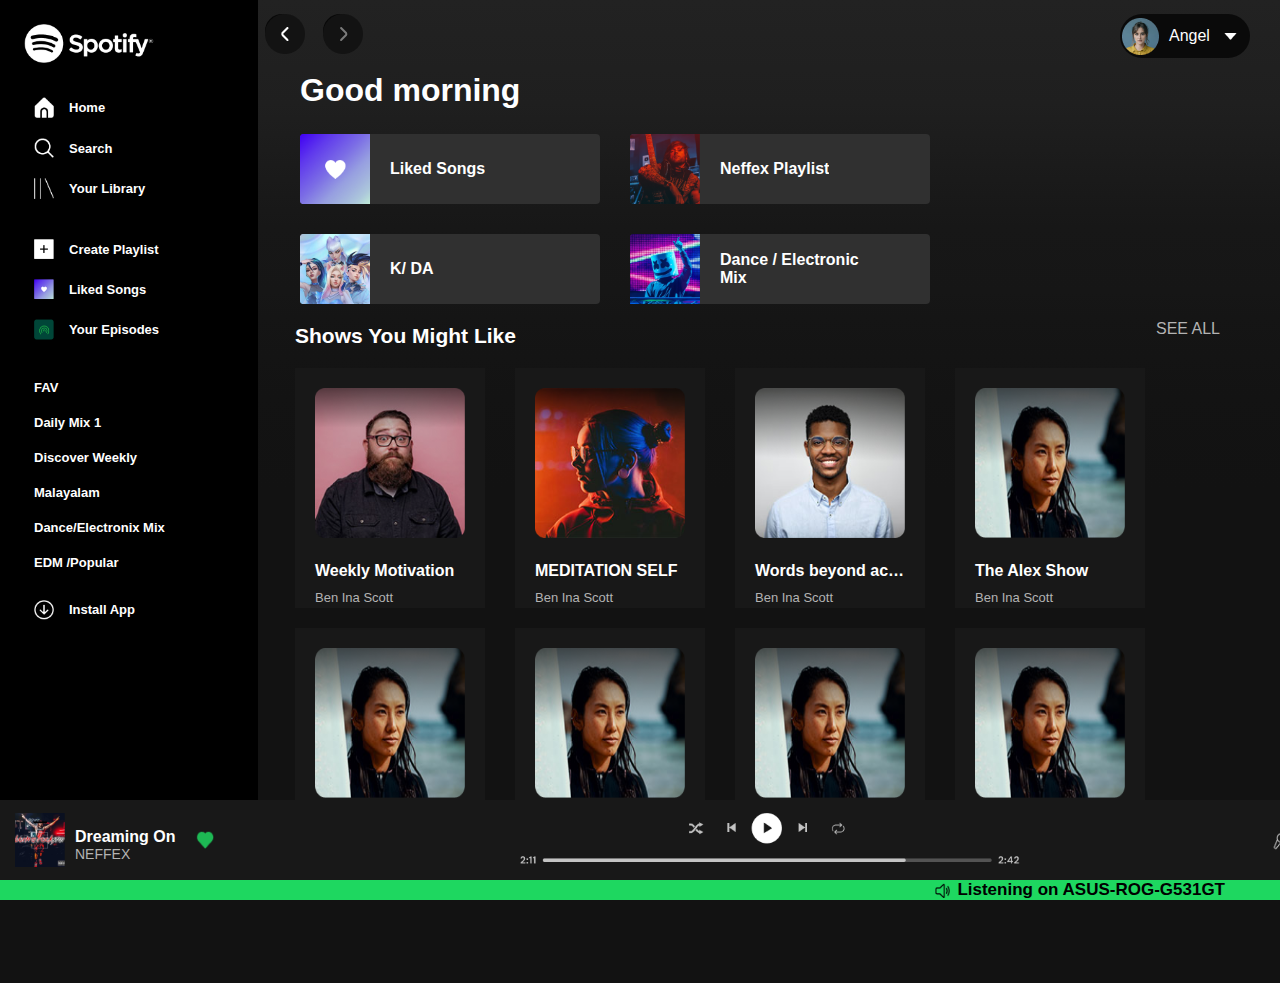
<file: index.html>
<!DOCTYPE html>
<html lang="en">
<head>
  <meta charset="UTF-8">
  <meta name="viewport" content="width=device-width, initial-scale=1.0">
  <title>Document</title>
  <link rel="stylesheet" href="style.css">
</head>
<body>

  <div class="sidebar">
    <div class="logo">
      <a href="#">
        <img src="Icons/Spotify logo.png" alt="Logo" />
      </a>
    </div>

    <div class="navigation">
      <ul>
        <li>
          <a href="#">
            <img class="icons" src="Icons/Home.png" alt="home">
            <span>Home</span>
          </a>
        </li>

        <li>
          <a href="#">
            <img class="icons" src="Icons/Search.png" alt="search">
            <span>Search</span>
          </a>
        </li>

        <li>
          <a href="library.html">
            <img class="icons" src="Icons/Your library.png" alt="your library">
            <span>Your Library</span>
          </a>
        </li>
      </ul>
    </div>

    <div class="navigation">
      <ul>
        <li>
          <a href="#">
            <img class="icons" src="Icons/plus.png" alt="create playlist">
            <span>Create Playlist</span>
          </a>
        </li>

        <li>
          <a href="#">
            <img class="icons" src="Icons/purpleheart.png" alt="liked songs">
            <span>Liked Songs</span>
          </a>
        </li>

        <li>
          <a href="#">
            <img class="icons" src="Icons/hotspot.png" alt="liked songs">
            <span>Your Episodes</span>
          </a>
        </li>
      </ul>
    </div>

    <div class="navigation">
      <ul>
        <li>
          <a href="#">
            <span>FAV</span>
          </a>
        </li>
        <li>
          <a href="#">
            <span>Daily Mix 1</span>
          </li>
        <li>
          <a href="#">
            <span>Discover Weekly</span>
          </li>
        <li>
          <a href="#">
            <span>Malayalam</span>
          </li>
        <li>
          <a href="#">
            <span>Dance/Electronix Mix</span>
          </li>
        <li>
          <a href="#">
            <span>EDM /Popular</span>
          </li>
      </ul>
    </div>

    <div class="navigation download">
      <ul>
        <li>
          <a href="#">
            <img src="Icons/download.png" alt="install app">
            <span>Install App</span>
          </a>
        </li>
      </ul>
    </div>
  </div>


  <div class="main-container">
    <div class="topbar">
      <div class="prev-next-buttons">
        <button type="button">
          <a href="#"><img src="Icons/backward.png" alt="backward"></a>
        </button>
        <button type="button">
          <a href="library.html"><img src="Icons/forward.png" alt="forward"></a>
        </button>
      </div>

      <div class="navbar">
        <button type="button">
          <img  src="imgs/profile.png" alt="profile">
          <p>Angel</p>
          <img src="Icons/down.png" alt="down icon">
        </button>
      </div>
    </div>

    <div class="playlist-1">
      <h1>Good morning</h1>
      <div class="list1">
          <div class="item">
            <img src="imgs/Purple-big.png" alt="liked songs">
            <h4>Liked Songs</h4>
          </div>

          <div class="item">
            <img src="imgs/man.png" alt="neffex playlist">
            <h4>Neffex Playlist</h4>
          </div>

          <div class="item">
            <img src="imgs/KDA.png" alt="k/ da">
            <h4>K/ DA</h4>
          </div>

          <div class="item">
            <img src="imgs/marshmellow.png" alt="marshmellow">
            <h4>Dance / Electronic <br /> Mix</h4>
          </div>
      </div>
    </div>

    <div class="playlist-2">
      <h2>Shows You Might Like</h2>
      <a href="library.html"><span class="see-drop">SEE ALL</span></a>
      <div class="list2">
        <div class="item">
          <img src="imgs/Rectangle 21.png" alt="ben ina scott">
          <h4>Weekly Motivation</h4>
          <p>Ben Ina Scott</p>
        </div>

        <div class="item">
          <img src="imgs/Rectangle 22.png" alt="Ibn Hussain Aleen">
          <h4>MEDITATION SELF</h4>
          <p>Ben Ina Scott</p>
        </div>

        <div class="item">
          <img src="imgs/Rectangle 23.png" alt="samuel Scott">
          <h4>Words beyond action</h4>
          <p>Ben Ina Scott</p>
        </div>

        <div class="item">
          <img src="imgs/Rectangle 16.png" alt="Adrian Tom">
          <h4>The Alex Show</h4>
          <p>Ben Ina Scott</p>
        </div>
      </div>
    </div>
      

    <div class="playlist-2">
      <div class="list2">
        <div class="item">
          <img src="imgs/Rectangle 16.png" alt="Adrian Tom">
          <h4>The Alex show</h4>
          <p>Ben Ina Scott</p>
        </div>

        <div class="item">
          <img src="imgs/Rectangle 16.png" alt="Adrian Tom">
          <h4>The Alex show</h4>
          <p>Ben Ina Scott</p>
        </div>

        <div class="item">
          <img src="imgs/Rectangle 16.png" alt="Adrian Tom">
          <h4>The Alex show</h4>
          <p>Ben Ina Scott</p>
        </div>
        
        <div class="item">
          <img src="imgs/Rectangle 16.png" alt="Adrian Tom">
          <h4>The Alex show</h4>
          <p>Ben Ina Scott</p>
        </div>
      </div>
    </div>

    <div class="footer">
      <div class="green">
          <img src="Icons/speaker-black.png" alt="Listening on ASUS-ROG-G531GT">
          <p>Listening on ASUS-ROG-G531GT</p>
      </div>

      <div class="song-name">
        <img src="imgs/playing-img.png" alt="song img">
        <div class="text">
          <h4>Dreaming On</h4>
          <p>NEFFEX</p>
        </div>
        <img class="green-heart" src="Icons/bx_bxs-heart.png" alt="heart">
      </div>

      <div class="player">
        <img src="Icons/Music Player Options.png" alt="play">
      </div>

      
      <div class="details">
        <img src="Icons/Right options.png" alt="options">
        <img src="Icons/Vector 1.png" alt="vector">
      </div>

      
    </div>

  </div>

  

</body>
</html>
</file>
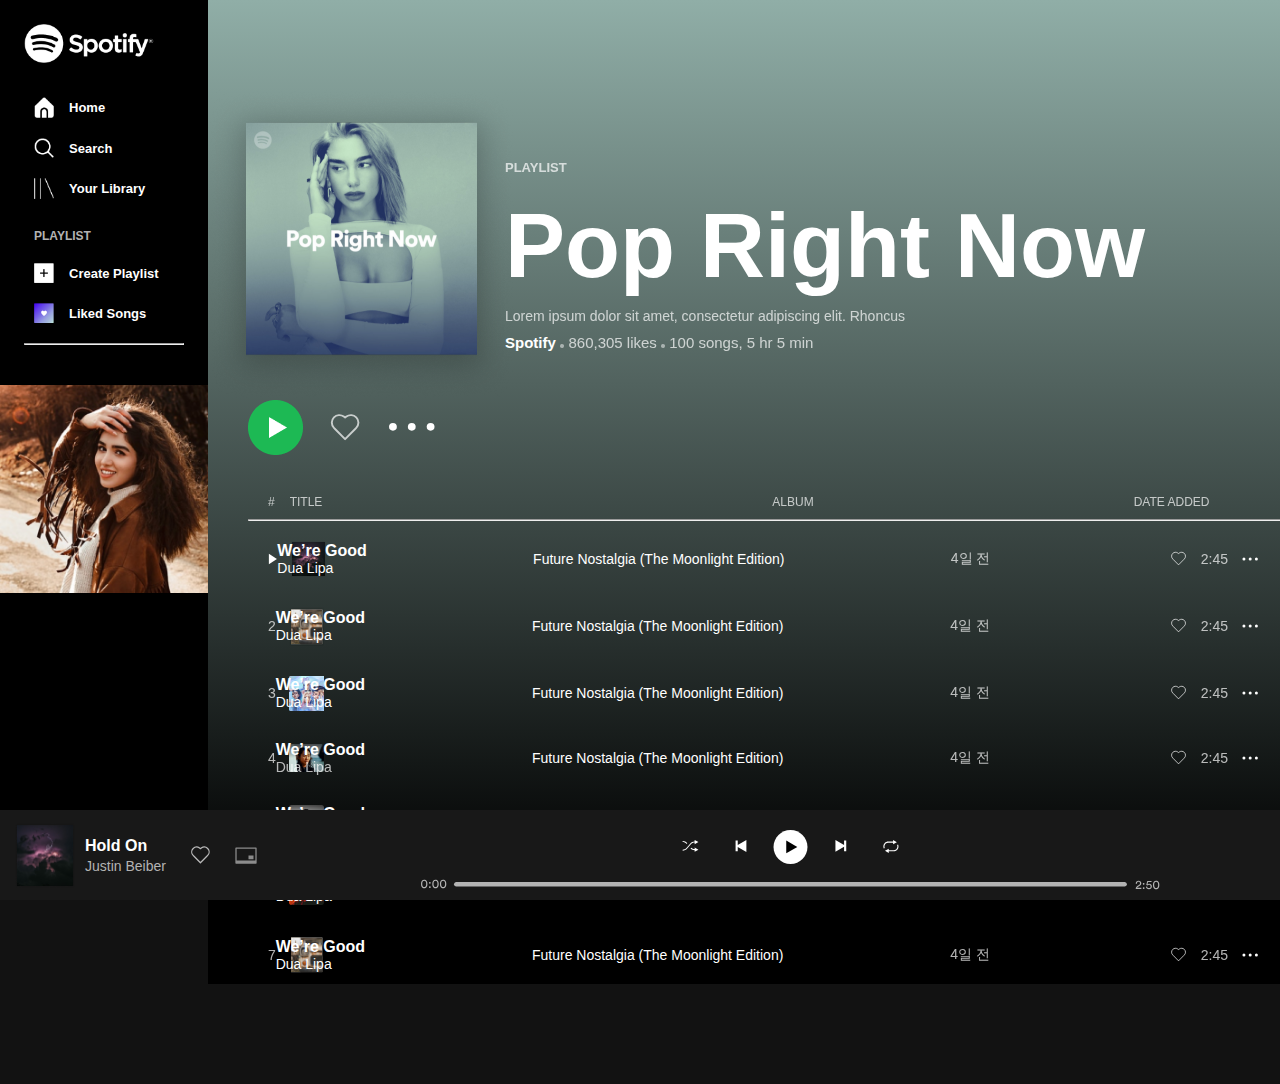
<file: library.html>
<!DOCTYPE html>
<html lang="en">
<head>
    <meta charset="UTF-8">
    <meta name="viewport" content="width=device-width, initial-scale=1.0">
    <title>Document</title>
    <link rel="stylesheet" href="library.css">
</head>
<body>
<div class="sidebar">
    <div class="logo">
        <a href="#">
        <img src="Icons/Spotify logo.png" alt="Logo" />
        </a>
    </div>

    <div class="navigation">
        <ul>
        <li>
            <a href="#">
            <img class="icons" src="Icons/Home.png" alt="home">
            <span>Home</span>
            </a>
        </li>

        <li>
            <a href="#">
            <img class="icons" src="Icons/Search.png" alt="search">
            <span>Search</span>
            </a>
        </li>

        <li>
            <a href="#">
            <img class="icons" src="Icons/Your library.png" alt="your library">
            <span>Your Library</span>
            </a>
        </li>
        </ul>
    </div>

<!-- content under playlist -->
    <div class="navigation">
        <p class="nav-heading">PLAYLIST</p>
        <ul>
        <li>
            <a href="#">
            <img class="icons" src="Icons/plus.png" alt="create playlist">
            <span>Create Playlist</span>
            </a>
        </li>

        <li>
            <a href="#">
            <img class="icons" src="Icons/purpleheart.png" alt="liked songs">
            <span>Liked Songs</span>
            </a>
        </li>
        </ul>
        <hr>
    </div>

    <div class="nav-image">
        <a href="#">
        <img src="imgs/album art.png" alt="golden hair girl">
        </a>
    </div>
</div>

<!-- main container starts from here -->

    <div class="main-container">
        <div class="top-bar">
            <img src="imgs/pop-rn.png" alt="dua lipa">
            <div class="text">
                <p><b>PLAYLIST</b></p>
                <h1>Pop Right Now</h1>
                <p>Lorem ipsum dolor sit amet, consectetur adipiscing elit. Rhoncus</p>
                <p><b>Spotify</b></p>
                <p><img src="Icons/Ellipse 8.png" alt="dot"> 860,305 likes <img src="Icons/Ellipse 8.png" alt="dot"> 100 songs, 5 hr 5 min
                </p>
            </div>
        </div>

<!-- Middle Section -->

        <div class="middle-section">
            <img src="Icons/play.png" alt="play">
            <img src="Icons/heart.svg" alt="heart">
            <img src="Icons/Group 15.svg" alt="dot">
        </div>

        <div class="bar">
            <p>#</p>
            <p>TITLE</p>
            <p>ALBUM</p>
            <p>DATE ADDED</p>
        </div>
        
        <hr>
        

<!-- Song List -->

        <div class="song-list">
            <div class="each-song">
                <div class="serial-no">
                    <img src="Icons/Polygon 2.svg" alt="play">
                    <img src="imgs/Rectangle 9.png" alt="dua lipa">
                </div>

                <div class="item-name">
                    <h4>We’re Good</h4>
                    <p>Dua Lipa</p>
                </div>

                <p>Future Nostalgia (The Moonlight Edition)</p>
                <p class="plain">4일 전</p>

                <div class="more">
                    <img src="Icons/heart.svg" alt="heart">
                    <p class="plain"> 2:45 </p>
                    <img src="Icons/more.svg" alt="more">
                </div>
            </div>

            <div class="each-song">
                <div class="serial-no">
                    <p class="plain">2</p>
                    <img src="imgs/Rectangle 20.svg" alt="dua lipa">
                </div>

                <div class="item-name">
                    <h4>We’re Good</h4>
                    <p>Dua Lipa</p>
                </div>

                <p>Future Nostalgia (The Moonlight Edition)</p>
                <p class="plain">4일 전</p>

                <div class="more">
                    <img src="Icons/heart.svg" alt="heart">
                    <p class="plain"> 2:45 </p>
                    <img src="Icons/more.svg" alt="more">
                </div>
            </div>

        

            <div class="each-song">
                <div class="serial-no">
                    <p class="plain">3</p>
                    <img src="imgs/KDA.png" alt="dua lipa">
                </div>

                <div class="item-name">
                    <h4>We’re Good</h4>
                    <p>Dua Lipa</p>
                </div>

                <p>Future Nostalgia (The Moonlight Edition)</p>
                <p class="plain">4일 전</p>

                <div class="more">
                    <img src="Icons/heart.svg" alt="heart">
                    <p class="plain"> 2:45 </p>
                    <img src="Icons/more.svg" alt="more">
                </div>
            </div>



            <div class="each-song">
                <div class="serial-no">
                    <p class="plain">4</p>
                    <img src="imgs/Rectangle 16.png" alt="dua lipa">
                </div>

                <div class="item-name">
                    <h4>We’re Good</h4>
                    <p class="plain">Dua Lipa</p>
                </div>

                <p>Future Nostalgia (The Moonlight Edition)</p>
                <p class="plain">4일 전</p>

                <div class="more">
                    <img src="Icons/heart.svg" alt="heart">
                    <p class="plain"> 2:45 </p>
                    <img src="Icons/more.svg" alt="more">
                </div>
            </div>



            <div class="each-song">
                <div class="serial-no">
                    <p class="plain">5</p>
                    <img src="imgs/Rectangle 23.png" alt="dua lipa">
                </div>

                <div class="item-name">
                    <h4>We’re Good</h4>
                    <p>Dua Lipa</p>
                </div>

                <p>Future Nostalgia (The Moonlight Edition)</p>
                <p class="plain">4일 전</p>

                <div class="more">
                    <img src="Icons/heart.svg" alt="heart">
                    <p class="plain"> 2:45 </p>
                    <img src="Icons/more.svg" alt="more">
                </div>
            </div>



            <div class="each-song">
                <div class="serial-no">
                    <p class="plain">6</p>
                    <img src="imgs/Rectangle 22.png" alt="dua lipa">
                </div>

                <div class="item-name">
                    <h4>We’re Good</h4>
                    <p>Dua Lipa</p>
                </div>

                <p>Future Nostalgia (The Moonlight Edition)</p>
                <p class="plain">4일 전</p>

                <div class="more">
                    <img src="Icons/heart.svg" alt="heart">
                    <p class="plain"> 2:45 </p>
                    <img src="Icons/more.svg" alt="more">
                </div>
            </div>



            <div class="each-song">
                <div class="serial-no">
                    <p class="plain">7</p>
                    <img src="imgs/Rectangle 20.svg" alt="dua lipa">
                </div>

                <div class="item-name">
                    <h4>We’re Good</h4>
                    <p>Dua Lipa</p>
                </div>

                <p>Future Nostalgia (The Moonlight Edition)</p>
                <p class="plain">4일 전</p>

                <div class="more">
                    <img src="Icons/heart.svg" alt="heart">
                    <p class="plain"> 2:45 </p>
                    <img src="Icons/more.svg" alt="more">
                </div>
            </div>
        </div>
    
        <div class="footer">
            <div class="song-name">
                <img src="imgs/Rectangle 9.png" alt="song img">
                <div class="text">
                <h4>Hold On</h4>
                <p>Justin Beiber</p>
                </div>
                <img class="green-heart" src="Icons/heart.svg" alt="heart">
                <img class="pip" src="Icons/pip.svg" alt="picture in picture">
            </div>

            <div class="player">
                <img src="Icons/library-player.svg" alt="play">
            </div>

            <div class="details">
                <img src="Icons/library-controls.svg" alt="options">
            </div>
        </div>

        
    </div>

</body>
</html>
</file>
<file: style.css>
* {
  padding: 0;
  margin: 0;
}
body {
  background-color: #121212;
  font-family: 'DM Sans', sans-serif;
}

.sidebar {
  position: fixed;
  left: 0;
  top: 0;
  bottom: 0;
  width: 210px;
  background-color: #000000;
  padding: 24px;
}
.sidebar .logo img {
  width: 130px;
}
.sidebar .navigation{
  box-sizing: border-box;
  width: 100%;
}
.sidebar .navigation ul li{
  border-radius: 6px;
  padding: 10px 10px;
  margin-right: 10px;
  font-size: 20px;
}
.sidebar .navigation a{
  display: flex;
  align-items:center;
}
.sidebar .navigation ul {
  list-style: none;
  margin-top: 20px;
}
.sidebar .navigation ul li a {
  color: #ffffff;
  text-decoration: none;
  font-weight: bold;
  font-size: 13px;
  
}
.sidebar .navigation ul li a img{
  width: 20px;
  margin-right: 15px;
}

.sidebar .download{
  margin-top: -10px;
  pointer-events: none;
}

.sidebar .navigation ul li:hover,
.sidebar .navigation ul li:active,
.sidebar .navigation ul li:focus {
  background: #282828;
  
}

.main-container {
  margin-left: 245px;
  margin-bottom: 100px;
  background: linear-gradient(180deg, #222222 0%, #1F1F1F 11.64%, #171717 25.66%, #161616 32.94%, #151515 35.98%, 
  #131313 44.89%, #121212 55.22%, #121212 75.34%, #121212 85.45%, rgba(18, 18, 18, 0) 100%);
}

.topbar {
  display: flex;
  justify-content: space-between;
  padding: 14px 30px;
}
.prev-next-buttons{
  position: relative;
  left: -20px;
}
.topbar .prev-next-buttons button {
  cursor: not-allowed;
  width: 34px;
  height: 34px;
  border-radius: 100%;
  border: 0px;
  background-color: #090909;
  margin: 0 10px;
}
.topbar .navbar{
  display: flex;
  justify-content: center;
}
.topbar .navbar button {
  background: #0A0A0A;
  color: #ffffff;
  font-size: 16px;
  padding: 1px 2px;
  width:130px;
  border: 0px;
  border-radius: 40px;
  cursor: pointer;
  display: flex;
  justify-content: space-between;
  align-items:center;
}
.topbar .navbar button p{
  margin-right:10px ;
}
.topbar .navbar button img{
  margin-right: 10px;
}
/* below which will be edited now */

.playlist-1 {
  padding: 0px 40px;
}
.playlist-1 .list1{
  display: flex;
  flex-wrap: wrap;
}
.playlist-1 h1 {
  color: #ffffff;
  padding : 0 15px;
  margin-bottom: 10px;
}

.playlist-1 .list1 h4{
  padding-left: 20px;
  white-space: nowrap;
  overflow: hidden;
  text-overflow: ellipsis;
}
.playlist-1 .list1 .item img{
width: 70px;
height: 70px;
}
.playlist-1 .list1 .item{
  display: flex;
  align-items: center;
  cursor: pointer;
  width: 300px;
  background: #303030;
  color: #ffffff;
  margin: 15px;
  border-radius: 4px;
}


/* 2nd list edit */

.playlist-2{
  padding: 5px 10px;
}
.playlist-2 .list2{
  display: flex;
  flex-direction: row;
  margin-bottom: -50px;
  margin-left: 20px;
}
.playlist-2 h2{
  color: #ffffff;
  margin-bottom: 20px;
  padding : 0px 40px;
  font-size: 21px;
}
.playlist-2 h4{
  color: #ffffff;
  font-size: 16px;
  margin-bottom: 10px;
  white-space: nowrap;
  overflow: hidden;
  text-overflow: ellipsis;
  padding: 0 20px;
}
.playlist-2 .see-drop {
  color: #B3B3B3;
  position: absolute;
  right: 60px;
  top: 320px;
}
.playlist-2 .list2 .item p{
  color: #B3B3B3;
  padding: 0 20px;
  font-size: 13px;
}

.playlist-2 .list2 .item{
  cursor: pointer;
  background: #181818;
  margin-left: 20px;
  width: 190px;
  height: 240px;
  margin-bottom: 60px;
  margin-right: 10px;
}

.playlist-2 .list2 .item img{
  width: 150px;
  height: 150px;
  padding: 20px;
}

/* footer edit below */
.footer{
  position: fixed;
  justify-content: space-between;
  box-sizing: border-box;
  left: 0;
  right:0;
  bottom: 0;
  width: 100%;
  height: 100px;
  background: #181818;
  padding: 20px;
}

.footer .green{
  position: fixed;
  display: flex;
  align-items: center;
  left: 0;
  right:0;
  bottom: 0;
  background: #1ED760;
  height: 20px;
  width: 100%;
}
.footer .green p{
  position: absolute;
  right: 55px;
  font-size: 17px;
  font-weight: 700;
}
.footer .green img{
  position: absolute;
  width: 15px;
  right: 330px;
}
/* song-name edit*/
.footer .song-name {
  display: flex;
  align-items: center;
  width: 250px;
  height: 50px;
  margin-left: -15px;
}
.footer .song-name  img{
  padding: 10px;
  margin-bottom: 10px;
  width: 50px;
}
.footer .song-name .text{
color: #ffffff;
}
.footer .song-name .text p{
  font-size: 14px;
  color: #B3B3B3;
}
.footer  .song-name .green-heart{
  width: 20px;
  padding-left: 20px;
}

.footer .player {
  position: absolute;
  width: auto;
  height: 50px;
  margin: -60px 450px 20px 500px;
  background-color: #181818;
}
.footer .player img{
  width: 500px;
}

.footer .details {
  position: absolute;
  width: auto;
  height: 40px;
  margin: -45px 0px 20px 1250px;
  background-color: #181818;
}
.footer .details img{
  width: 240px;
  
}
.footer .details img:nth-child(2){
  position: absolute;
  width: 19.8px;
  height: 11px;
  margin: 44px 0px 90px -175px
}
</file>
<file: library.css>
* {
    padding: 0;
    margin: 0;
}
body {
    background-color: #121212;
    font-family: 'DM Sans', sans-serif;
}

.sidebar {
    position: fixed;
    left: 0;
    top: 0;
    bottom: 0;
    width: 160px;
    background-color: #000000;
    padding: 24px;
}
.sidebar .logo img {
    width: 130px;
}

.sidebar .navigation ul li{
    border-radius: 6px;
    padding: 10px 10px;
    margin-right: 10px;
    font-size: 20px;
}
.sidebar .navigation a{
    display: flex;
    align-items:center;
}
.sidebar .navigation ul {
    list-style: none;
    margin-top: 20px;
}
.sidebar .navigation ul li a {
    color: #ffffff;
    text-decoration: none;
    font-weight: bold;
    font-size: 13px;
}
.sidebar .navigation ul li a img{
    width: 20px;
    margin-right: 15px;
}

.sidebar .navigation ul li:hover,
.sidebar .navigation ul li:active,
.sidebar .navigation ul li:focus {
    background: #282828;
}
.sidebar hr{
    color: #282828;
}

/* new sidebar content */
.sidebar .navigation .nav-heading{
    padding: 20px 0 0 10px;
    margin-bottom: -10px;
    color: #B3B3B3;
    font-size: 12px;
    font-weight: 700;
}
.sidebar .navigation hr{
    margin-top: 10px;
}
.sidebar .nav-image img{
    position: fixed;
    left: 0;
    width: 208px;
    margin-top: 40px;
}


/* Main Container */

.main-container {
    top:0px;
    margin-left: 208px;
    margin-bottom: 100px;
    background: linear-gradient(180deg, #90AEA7 0%, #000000 89.7%);
}

/* top section */
.top-bar{
    padding-top: 90px;
    display: flex;
    align-items: center;
}
.top-bar .text{
    align-items:stretch;
    color: #ffffff;
    width: 680px;
    height: 250px;
    margin: -20px 0 0 -10px;
}
.top-bar .text h1{
    font-size: 90px;
    padding: 20px 0 10px 0 ;
}
.top-bar .text p:nth-child(1){
    font-size: 13px;
    margin: 50px 0 0 0;
    opacity: 70%;

}
.top-bar .text p:nth-child(3){
    font-size: 14px;
    opacity: 70%;
    padding-bottom: 10px;
}
.top-bar .text p:nth-child(4){
    display: inline;
    font-size: 15px;
}
.top-bar .text p:nth-child(5){
    display: inline;
    font-size: 15px;
    opacity: 70%;
}

/* middle section */
.middle-section{
    display: flex;
    align-items: center;
    margin-left: 40px;
}
.middle-section img{
    padding-right: 20px;
}
.middle-section img:nth-child(1){
    width: 55px;
}
.middle-section img:nth-child(2){
    width: 46px;
}   
.middle-section img:nth-child(3){
    width: 46px;
}

.bar{
    display: flex;
    align-items: center;
    margin: 40px 0px 10px 0px;
    color: #ffffff;
    opacity: 70%;
    font-size: 12px;
}
.bar p:nth-child(1){
    margin-left: 60px;
}
.bar p:nth-child(2){
    margin-left: 15px;
}
.bar p:nth-child(3){
    margin-left: 450px;
}
.bar p:nth-child(4){
    margin-left: 320px;
}
.main-container hr{
    width: 1280px;
    margin-left: 40px;
}




/* songs list */
.song-list{
    margin-top: 10px;
    margin-left: 40px;
}
.song-list .each-song {
    display: flex;
    align-items: center;
    justify-content: space-between;
    color: #ffffff;
    margin-bottom: 10px;
    padding: 10px;
    font-size: 14px;
}

.song-list :hover,
.song-list :active,
.song-list :focus{
    background: #282828;
    border-radius: 5px;
}
.song-list .each-song .serial-no{
    display: flex;
    align-items: center;
}
.song-list .each-song h4{
    font-size: 16px;
}
.song-list .each-song .serial-no img:nth-child(1){
    width: 14px;
    height: 12px;
    margin-left: 8px;
    margin-right: -2px;
}
.song-list .each-song .serial-no p{
    margin-left: 10px;
}
.song-list .each-song .serial-no img{
    width: 35px;
    margin-left: 13px;
}
.song-list .each-song .item-name{
    margin-left: -215px;
}
.song-list .each-song .more {
    display: flex;
    align-items: center;
}
.song-list .each-song .more img {
    padding-right:10px;
}
.song-list .each-song .more img{
    padding-left: 10px;
}

.song-list .each-song .plain{
    opacity: 70%;
}


/* footer */
.footer{
    position: fixed;
    justify-content: space-between;
    box-sizing: border-box;
    left: 0;
    right:0;
    bottom: 0;
    width: 100%;
    height: 90px;
    background: #181818;
    padding: 20px;
}


    /* song-name edit*/
.footer .song-name {
    display: flex;
    align-items: center;
    width: 300px;
    height: 50px;
    margin-left: -15px;
}
.footer .song-name  img{
    padding: 0px 10px 0 10px;
    width: 60px;
    height: 65px;
    
}
.footer .song-name .text{
    color: #ffffff;
}
.footer .song-name .text p{
    padding-top: 3px;
    font-size: 14px;
    color: #B3B3B3;
}
.footer  .song-name .green-heart{
    width: 30px;
    padding-left: 20px;
}
.footer  .song-name .pip{
    width: 30px;
    padding-left: 5px;
}

.footer .player {
    position: absolute;
    width: auto;
    height: 50px;
    margin: -50px 450px 0px 400px;
    background-color: #181818;
}
.footer .player img{
    width: 742px;
}

.footer .details {
    position: absolute;
    width: auto;
    margin: -30px 0px 20px 1310px;
    background-color: #181818;
}
.footer .details img{
    width: 193px;
}
</file>
